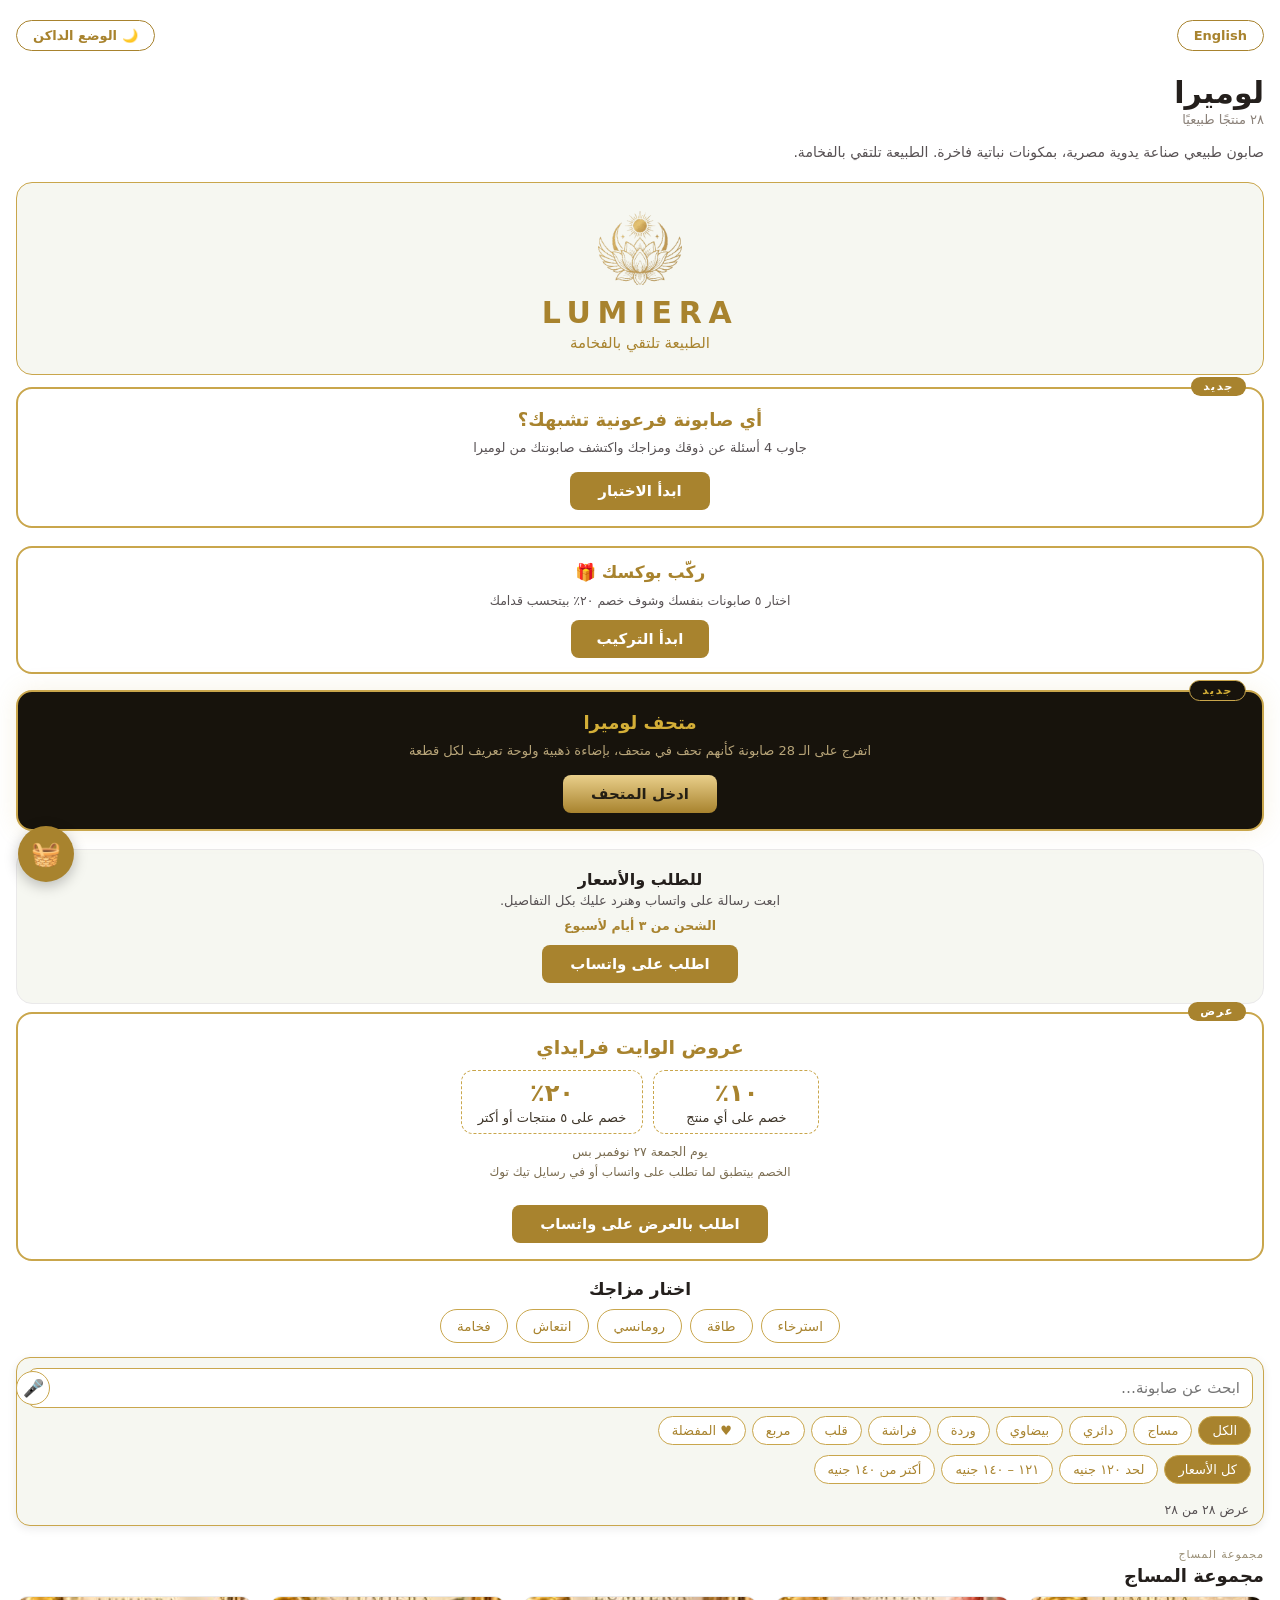
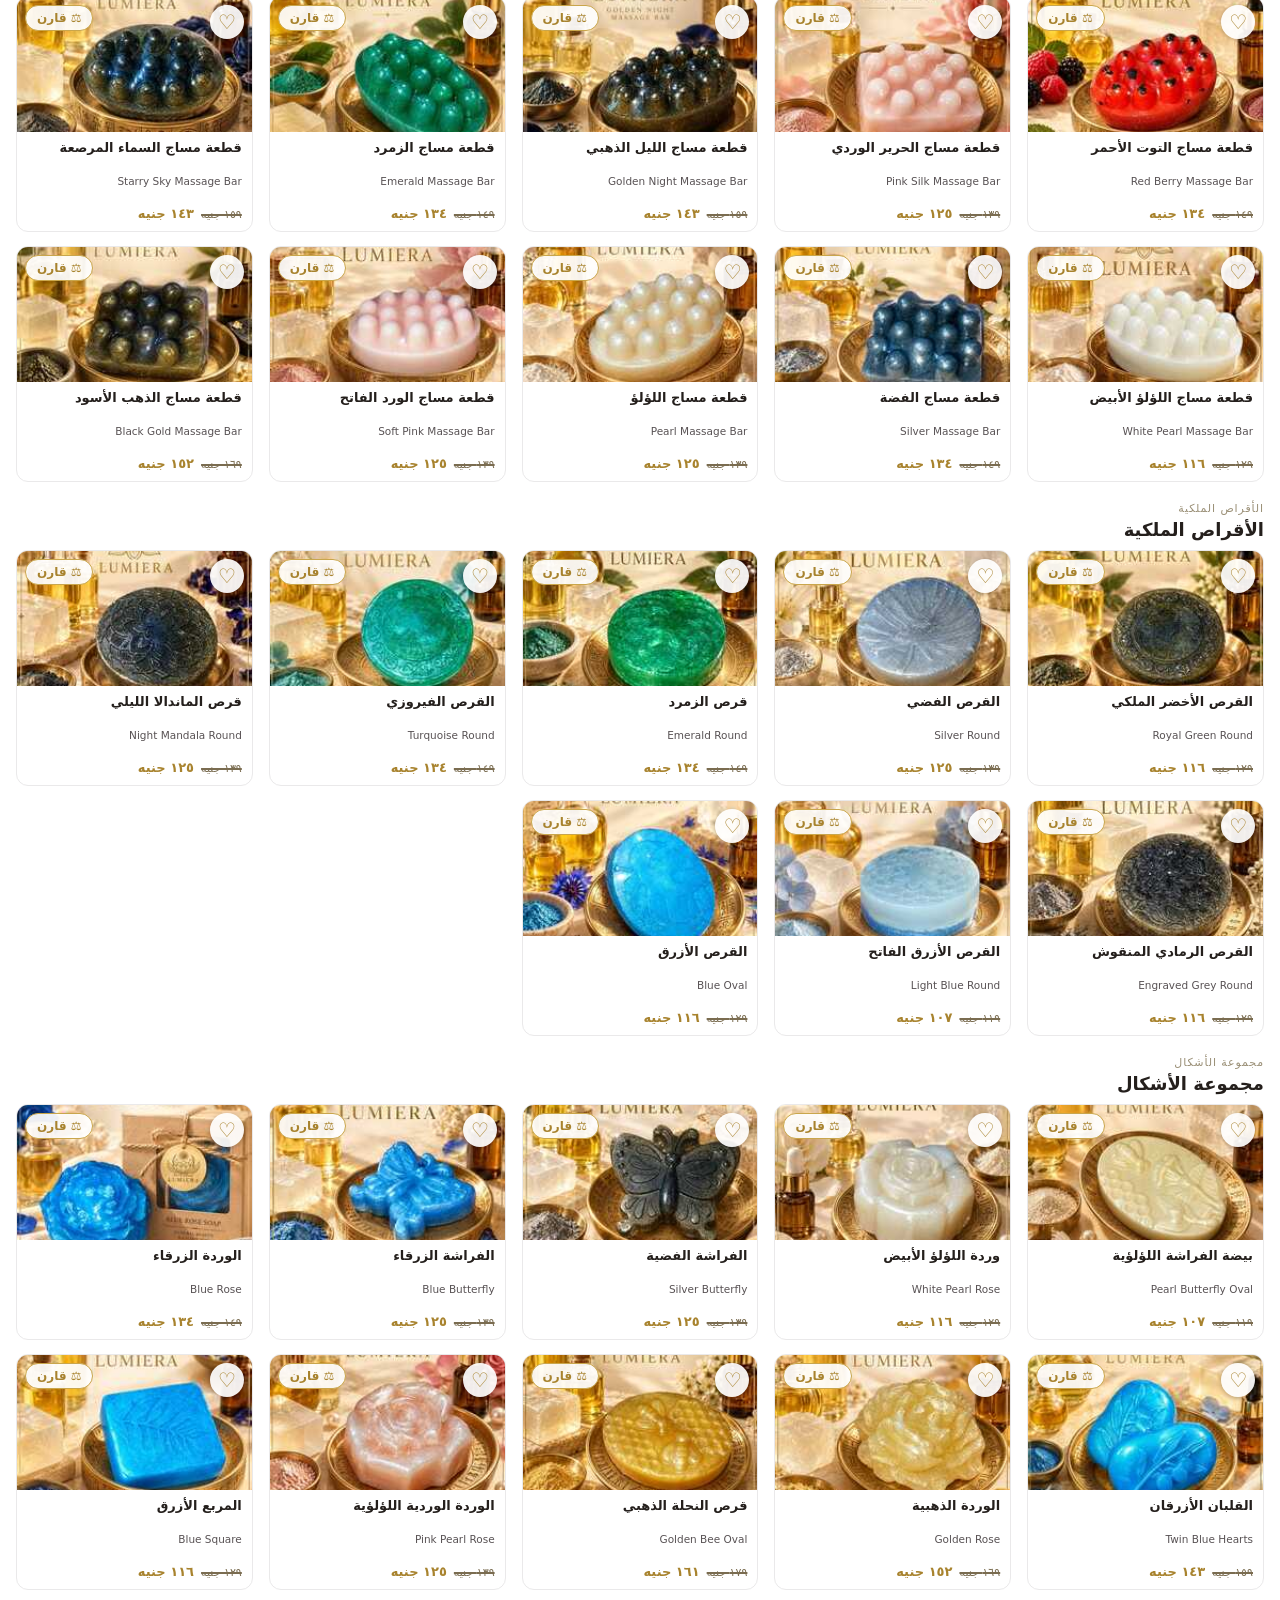
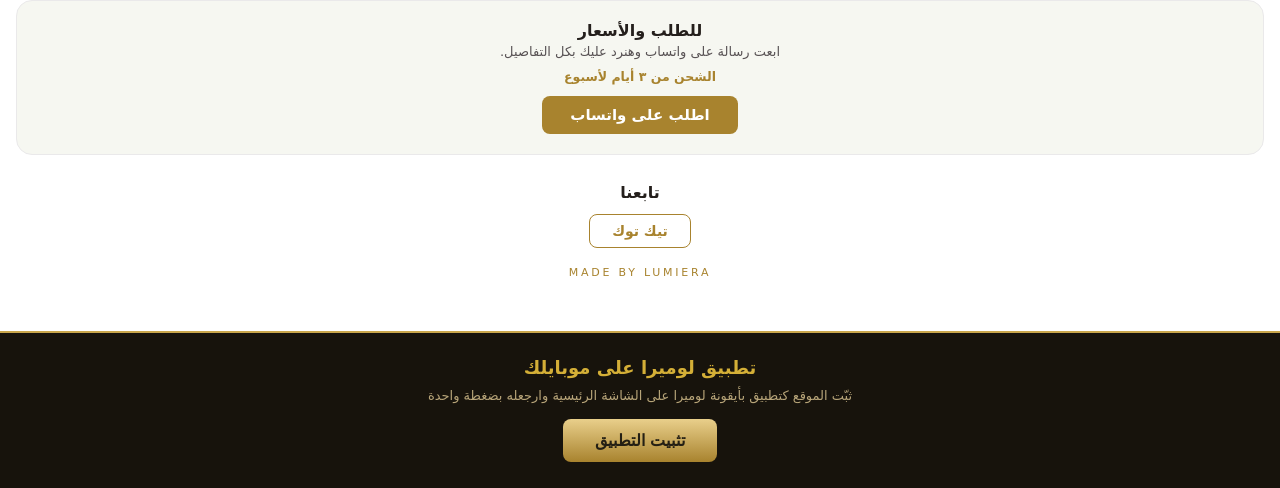
<file: index.html>
<!doctype html>
<html lang="ar" dir="rtl">
<head>
<meta charset="UTF-8" />
<meta name="viewport" content="width=device-width, initial-scale=1.0, viewport-fit=cover" />
<title>لوميرا | صابون طبيعي هاند ميد مصري - LUMIERA Handmade Egyptian Soap</title>
<meta name="description" content="لوميرا: صابون طبيعي هاند ميد مصري 100% بمكونات نباتية فاخرة (لبان، لوتس النيل، مورينجا، فحم). اطلب أونلاين عبر واتساب. Lumiera: handmade natural Egyptian soap bars." />
<meta name="keywords" content="صابون طبيعي, صابون هاند ميد, صابون مصري, لوميرا, lumiera, handmade soap, natural soap, Egyptian soap" />
<meta name="robots" content="index,follow,max-image-preview:large" />
<link rel="canonical" href="https://lumierabeauty.github.io/lumiera/" />
<link rel="alternate" hreflang="ar" href="https://lumierabeauty.github.io/lumiera/" />
<link rel="alternate" hreflang="x-default" href="https://lumierabeauty.github.io/lumiera/" />
<meta property="og:type" content="website" />
<meta property="og:site_name" content="Lumiera | لوميرا" />
<meta property="og:locale" content="ar_EG" />
<meta property="og:title" content="لوميرا | صابون طبيعي هاند ميد مصري" />
<meta property="og:description" content="صابون طبيعي هاند ميد مصري 100% بمكونات نباتية فاخرة. Handmade natural Egyptian soap." />
<meta property="og:url" content="https://lumierabeauty.github.io/lumiera/" />
<meta name="twitter:card" content="summary" />
<meta name="twitter:title" content="لوميرا | صابون طبيعي هاند ميد مصري" />
<script type="application/ld+json">{"@context": "https://schema.org", "@graph": [{"@type": "Organization", "@id": "https://lumierabeauty.github.io/lumiera/#org", "name": "Lumiera", "alternateName": ["لوميرا", "LUMIERA"], "url": "https://lumierabeauty.github.io/lumiera/", "description": "Handmade Egyptian natural soap. صابون طبيعي هاند ميد مصري.", "sameAs": ["https://www.tiktok.com/@lumiera_beauty1"], "areaServed": "EG"}, {"@type": "WebSite", "@id": "https://lumierabeauty.github.io/lumiera/#site", "url": "https://lumierabeauty.github.io/lumiera/", "name": "Lumiera | لوميرا", "inLanguage": ["ar", "en"], "publisher": {"@id": "https://lumierabeauty.github.io/lumiera/#org"}}]}</script>
<link rel="manifest" href="./manifest.json" />
<meta name="theme-color" content="#a8832e" />
<meta name="mobile-web-app-capable" content="yes" />
<meta name="apple-mobile-web-app-capable" content="yes" />
<meta name="apple-mobile-web-app-title" content="لوميرا" />
<link rel="apple-touch-icon" href="[data-uri]" />
<link rel="icon" type="image/svg+xml" href="./icon.svg" />
<script defer src="./install.js"></script>
<style>html,body{background:#f6f7f1;margin:0;overflow-x:hidden;max-width:100%}html{overflow-x:clip}#root{max-width:none!important;padding:0!important}.file-card{border:0!important;border-radius:0!important;box-shadow:none!important;min-height:100vh;box-sizing:border-box}</style>
<style>
.quiz-promo{position:relative;border:2px solid #c9a64c;border-radius:16px;background:#fff;padding:18px 14px 16px;margin:12px 0 18px;text-align:center}
.lum-dark .quiz-promo{background:#241f14}
.quiz-promo-badge{position:absolute;top:-12px;inset-inline-start:16px;background:#a8832e;color:#fff;font-size:11px;font-weight:700;letter-spacing:1.5px;padding:3px 12px;border-radius:999px}
.quiz-promo-title{font-size:18px;font-weight:700;color:#a8832e;margin:2px 0 6px}
.quiz-promo-text{color:#585254;font-size:13px;line-height:1.8;margin-bottom:4px}
.lum-dark .quiz-promo-text{color:#c9b68a}
.quiz-promo-btn{display:inline-block;background:#a8832e;color:#fff;border-radius:8px;padding:10px 28px;margin-top:8px;font-weight:600;font-size:15px;text-decoration:none}
.museum-promo{position:relative;border:2px solid #c9a64c;border-radius:16px;background:#17130c;padding:18px 14px 16px;margin:0 0 18px;text-align:center;box-shadow:0 0 24px rgba(201,166,76,.15)}
.museum-promo-badge{position:absolute;top:-12px;inset-inline-start:16px;background:#17130c;border:1px solid #c9a64c;color:#d4af37;font-size:11px;font-weight:700;letter-spacing:1.5px;padding:3px 12px;border-radius:999px}
.museum-promo-title{font-size:18px;font-weight:700;color:#d4af37;margin:2px 0 6px}
.museum-promo-text{color:#b8a579;font-size:13px;line-height:1.8;margin-bottom:4px}
.museum-promo-btn{display:inline-block;background:linear-gradient(180deg,#e9cf8b,#a8832e);color:#241f14;border-radius:8px;padding:10px 28px;margin-top:8px;font-weight:700;font-size:15px;text-decoration:none}
</style>
  <script defer src="./assets/thumbs.js?v=1"></script>
  <script type="module" crossorigin src="./assets/index-Bsr9x541.js?v=2"></script>
  <link rel="stylesheet" crossorigin href="./assets/index-NPimmlz0.css">
  <link rel="stylesheet" href="./assets/cart.css?v=4">
  <script defer src="./assets/cart.js?v=8"></script>
  <script defer src="./assets/features.js?v=6"></script>
  <script defer src="./assets/extras.js?v=2"></script>
  <script defer src="./assets/quickview.js?v=4"></script>
  <script defer src="./assets/compare.js?v=1"></script>
</head>
<body>
<noscript><h1>لوميرا | LUMIERA - صابون طبيعي هاند ميد مصري</h1><p>لوميرا صابون طبيعي صناعة يدوية مصرية 100% بمكونات نباتية فاخرة مثل اللبان ولوتس النيل والمورينجا والفحم. اطلب عبر واتساب. Lumiera makes handmade natural Egyptian soap bars.</p><p><a href="./quiz.html">اختبار البشرة</a> | <a href="./museum.html">متحف لوميرا</a> | <a href="https://www.tiktok.com/@lumiera_beauty1">TikTok</a></p></noscript>
<div id="root"></div>
<script>
(function(){
  function lg(){try{return localStorage.getItem('lum-lang')==='en'?'en':'ar';}catch(e){return 'ar';}}
  var T={ar:{badge:'\u062c\u062f\u064a\u062f',title:'\u0623\u064a \u0635\u0627\u0628\u0648\u0646\u0629 \u0641\u0631\u0639\u0648\u0646\u064a\u0629 \u062a\u0634\u0628\u0647\u0643\u061f',text:'\u062c\u0627\u0648\u0628 4 \u0623\u0633\u0626\u0644\u0629 \u0639\u0646 \u0630\u0648\u0642\u0643 \u0648\u0645\u0632\u0627\u062c\u0643 \u0648\u0627\u0643\u062a\u0634\u0641 \u0635\u0627\u0628\u0648\u0646\u062a\u0643 \u0645\u0646 \u0644\u0648\u0645\u064a\u0631\u0627',btn:'\u0627\u0628\u062f\u0623 \u0627\u0644\u0627\u062e\u062a\u0628\u0627\u0631'},
    en:{badge:'NEW',title:'Which Pharaonic soap matches you?',text:'Answer 4 questions about your taste and mood and discover your Lumiera soap',btn:'Start the quiz'}};
  var G=[['\u0645\u062c\u0645\u0648\u0639\u0629 \u0627\u0644\u0645\u0633\u0627\u062c','Massage Collection'],['\u0627\u0644\u0623\u0642\u0631\u0627\u0635 \u0627\u0644\u0645\u0644\u0643\u064a\u0629','Royal Rounds'],['\u0645\u062c\u0645\u0648\u0639\u0629 \u0627\u0644\u0623\u0634\u0643\u0627\u0644','Shapes Collection']];
  function groups(){
    var l=lg();
    document.querySelectorAll('.file-group-label').forEach(function(p){
      var t=p.textContent.trim();
      for(var i=0;i<G.length;i++){
        if(t===G[i][0]||t===G[i][1]){var w=l==='en'?G[i][1]:G[i][0];if(t!==w)p.textContent=w;}
      }
    });
  }
  var TM={ar:{badge:'\u062c\u062f\u064a\u062f',title:'\u0645\u062a\u062d\u0641 \u0644\u0648\u0645\u064a\u0631\u0627',text:'\u0627\u062a\u0641\u0631\u062c \u0639\u0644\u0649 \u0627\u0644\u0640 28 \u0635\u0627\u0628\u0648\u0646\u0629 \u0643\u0623\u0646\u0647\u0645 \u062a\u062d\u0641 \u0641\u064a \u0645\u062a\u062d\u0641\u060c \u0628\u0625\u0636\u0627\u0621\u0629 \u0630\u0647\u0628\u064a\u0629 \u0648\u0644\u0648\u062d\u0629 \u062a\u0639\u0631\u064a\u0641 \u0644\u0643\u0644 \u0642\u0637\u0639\u0629',btn:'\u0627\u062f\u062e\u0644 \u0627\u0644\u0645\u062a\u062d\u0641'},
    en:{badge:'NEW',title:'The LUMIERA Museum',text:'See all 28 soaps displayed like museum pieces, with gold lighting and a plaque for each one',btn:'Enter the museum'}};
  function insertMuseumBanner(){
    var hero=document.querySelector('.lum-hero');
    var d=document.getElementById('museum-promo');
    var l=lg();
    if(d){
      if(d.getAttribute('data-lg')!==l){
        var t=TM[l];d.setAttribute('data-lg',l);
        d.querySelector('.museum-promo-badge').textContent=t.badge;
        d.querySelector('.museum-promo-title').textContent=t.title;
        d.querySelector('.museum-promo-text').textContent=t.text;
        d.querySelector('.museum-promo-btn').textContent=t.btn;
        d.dir=l==='en'?'ltr':'rtl';
      }
      return;
    }
    if(!hero||!hero.parentNode) return;
    var t=TM[l];
    d=document.createElement('div');
    d.className='museum-promo'; d.id='museum-promo'; d.setAttribute('data-lg',l); d.dir=l==='en'?'ltr':'rtl';
    d.innerHTML='<span class="museum-promo-badge"></span><div class="museum-promo-title"></div><div class="museum-promo-text"></div><a class="museum-promo-btn" href="./museum.html"></a>';
    d.querySelector('.museum-promo-badge').textContent=t.badge;
    d.querySelector('.museum-promo-title').textContent=t.title;
    d.querySelector('.museum-promo-text').textContent=t.text;
    d.querySelector('.museum-promo-btn').textContent=t.btn;
    var q=document.getElementById('quiz-promo');
    if(q&&q.parentNode){q.parentNode.insertBefore(d,q.nextSibling);}
    else{hero.parentNode.insertBefore(d, hero.nextSibling);}
  }
  function insertQuizBanner(){
    var hero=document.querySelector('.lum-hero');
    var d=document.getElementById('quiz-promo');
    var l=lg();
    if(d){
      if(d.getAttribute('data-lg')!==l){
        var t=T[l];d.setAttribute('data-lg',l);
        d.querySelector('.quiz-promo-badge').textContent=t.badge;
        d.querySelector('.quiz-promo-title').textContent=t.title;
        d.querySelector('.quiz-promo-text').textContent=t.text;
        d.querySelector('.quiz-promo-btn').textContent=t.btn;
        d.dir=l==='en'?'ltr':'rtl';
      }
      return;
    }
    if(!hero||!hero.parentNode) return;
    var t=T[l];
    d=document.createElement('div');
    d.className='quiz-promo'; d.id='quiz-promo'; d.setAttribute('data-lg',l); d.dir=l==='en'?'ltr':'rtl';
    d.innerHTML='<span class="quiz-promo-badge"></span><div class="quiz-promo-title"></div><div class="quiz-promo-text"></div><a class="quiz-promo-btn" href="./quiz.html"></a>';
    d.querySelector('.quiz-promo-badge').textContent=t.badge;
    d.querySelector('.quiz-promo-title').textContent=t.title;
    d.querySelector('.quiz-promo-text').textContent=t.text;
    d.querySelector('.quiz-promo-btn').textContent=t.btn;
    hero.parentNode.insertBefore(d, hero.nextSibling);
  }
  function run(){insertQuizBanner();insertMuseumBanner();groups();}
  function start(){
    run();
    new MutationObserver(run).observe(document.body,{childList:true,subtree:true,characterData:true});
  }
  if(document.readyState==='loading') document.addEventListener('DOMContentLoaded',start); else start();
})();
</script>
</body>
</html>
</file>
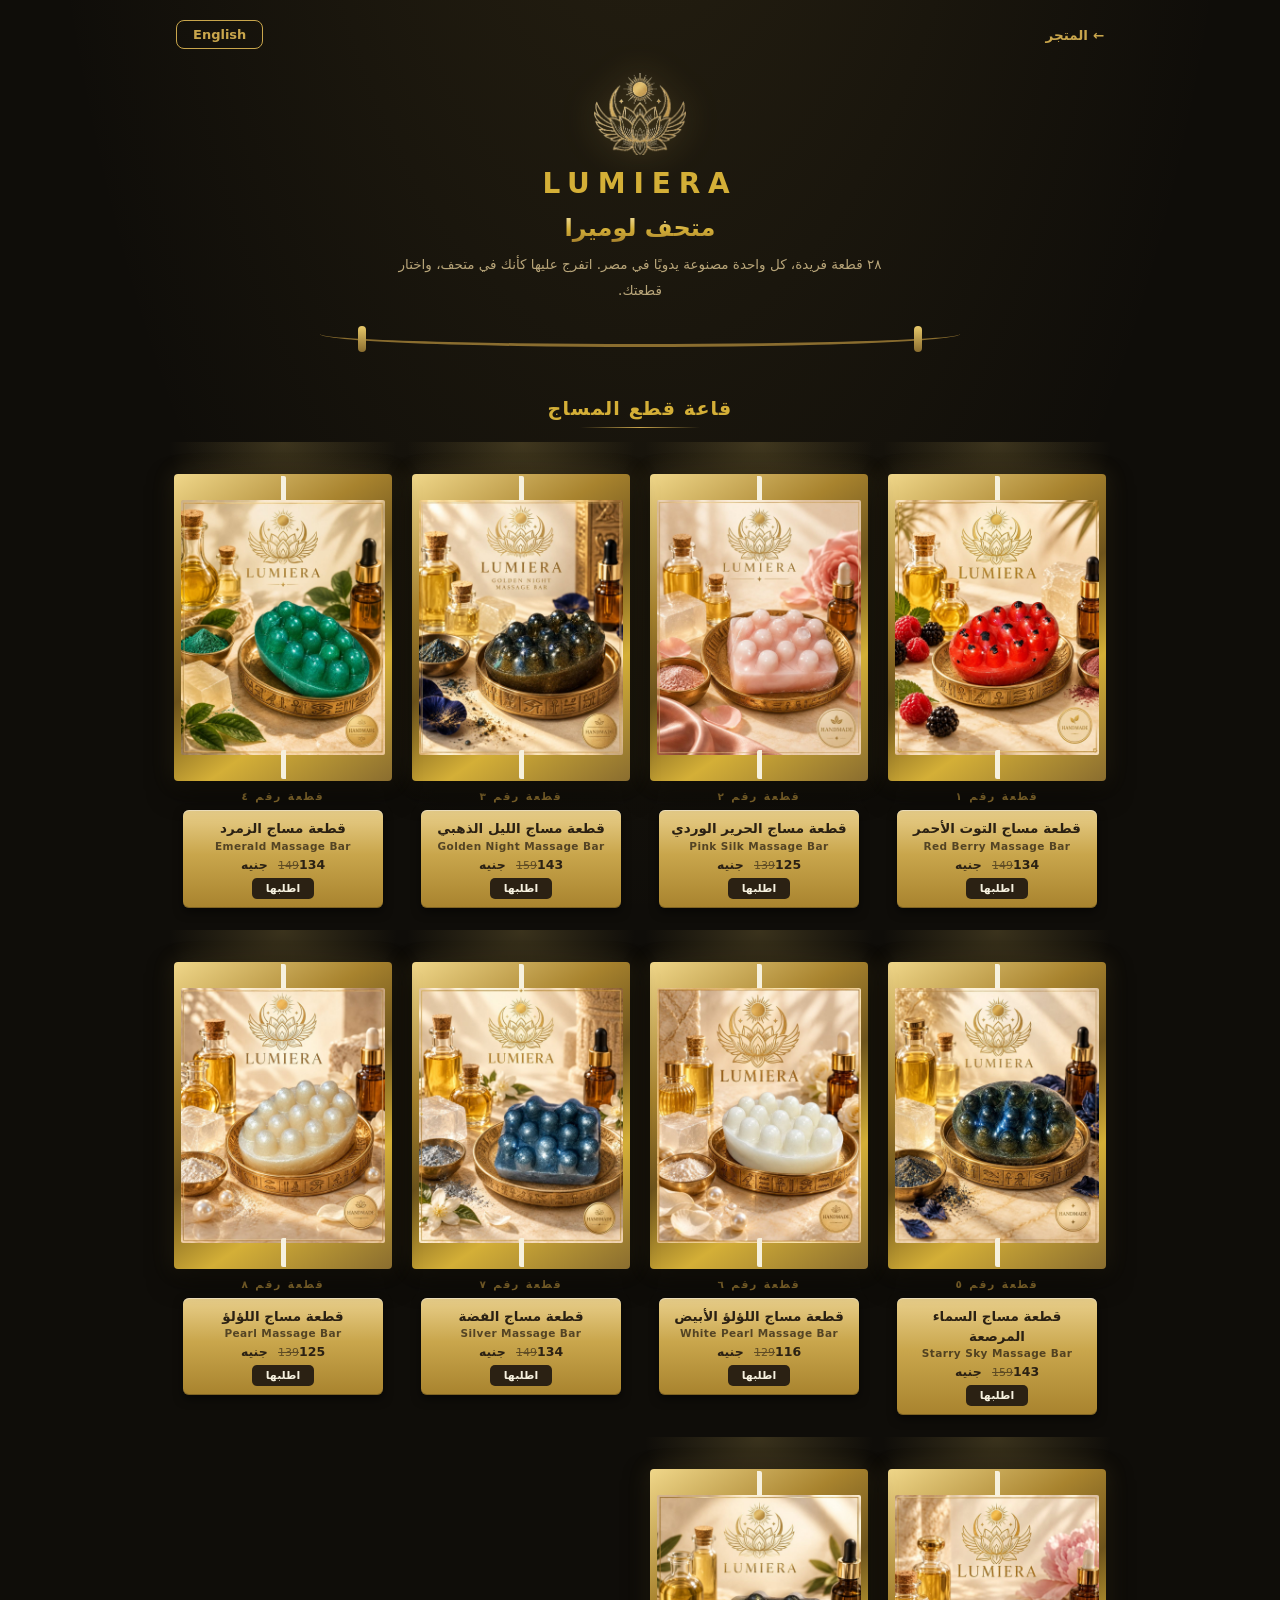
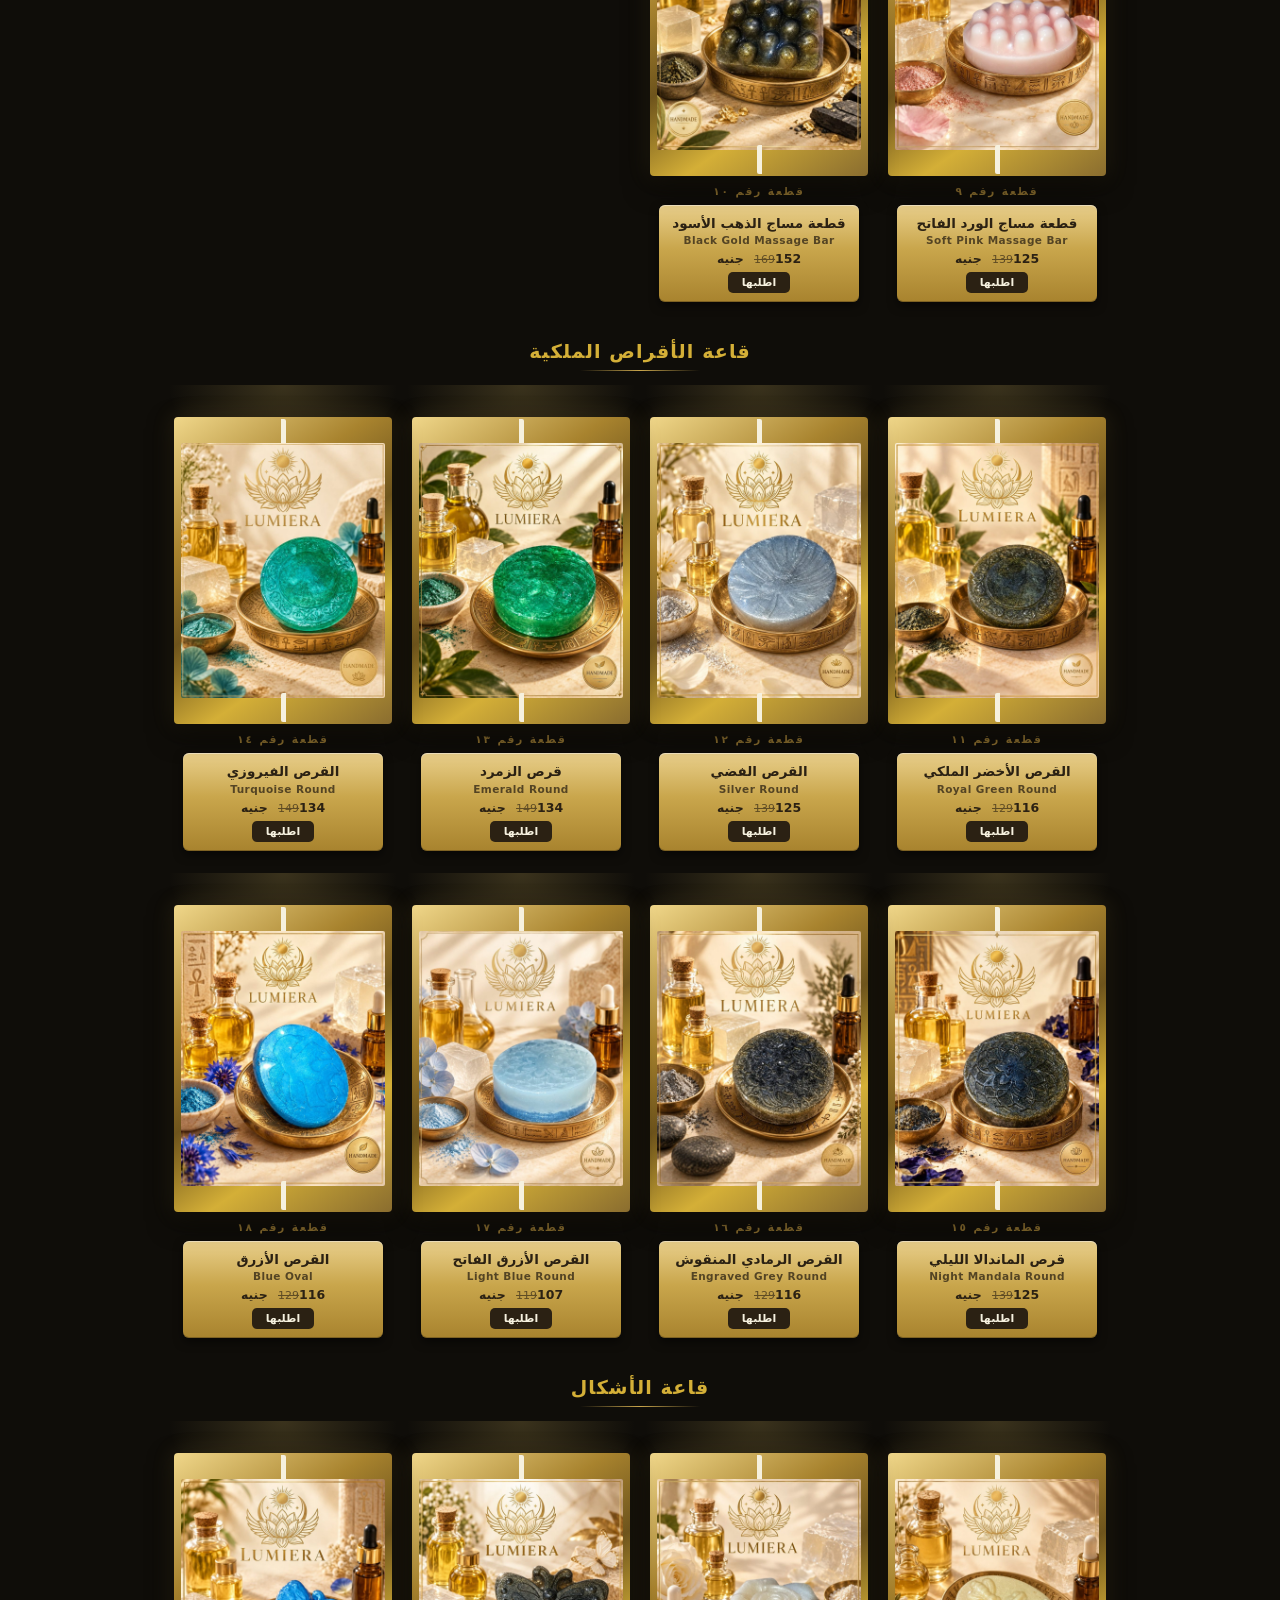
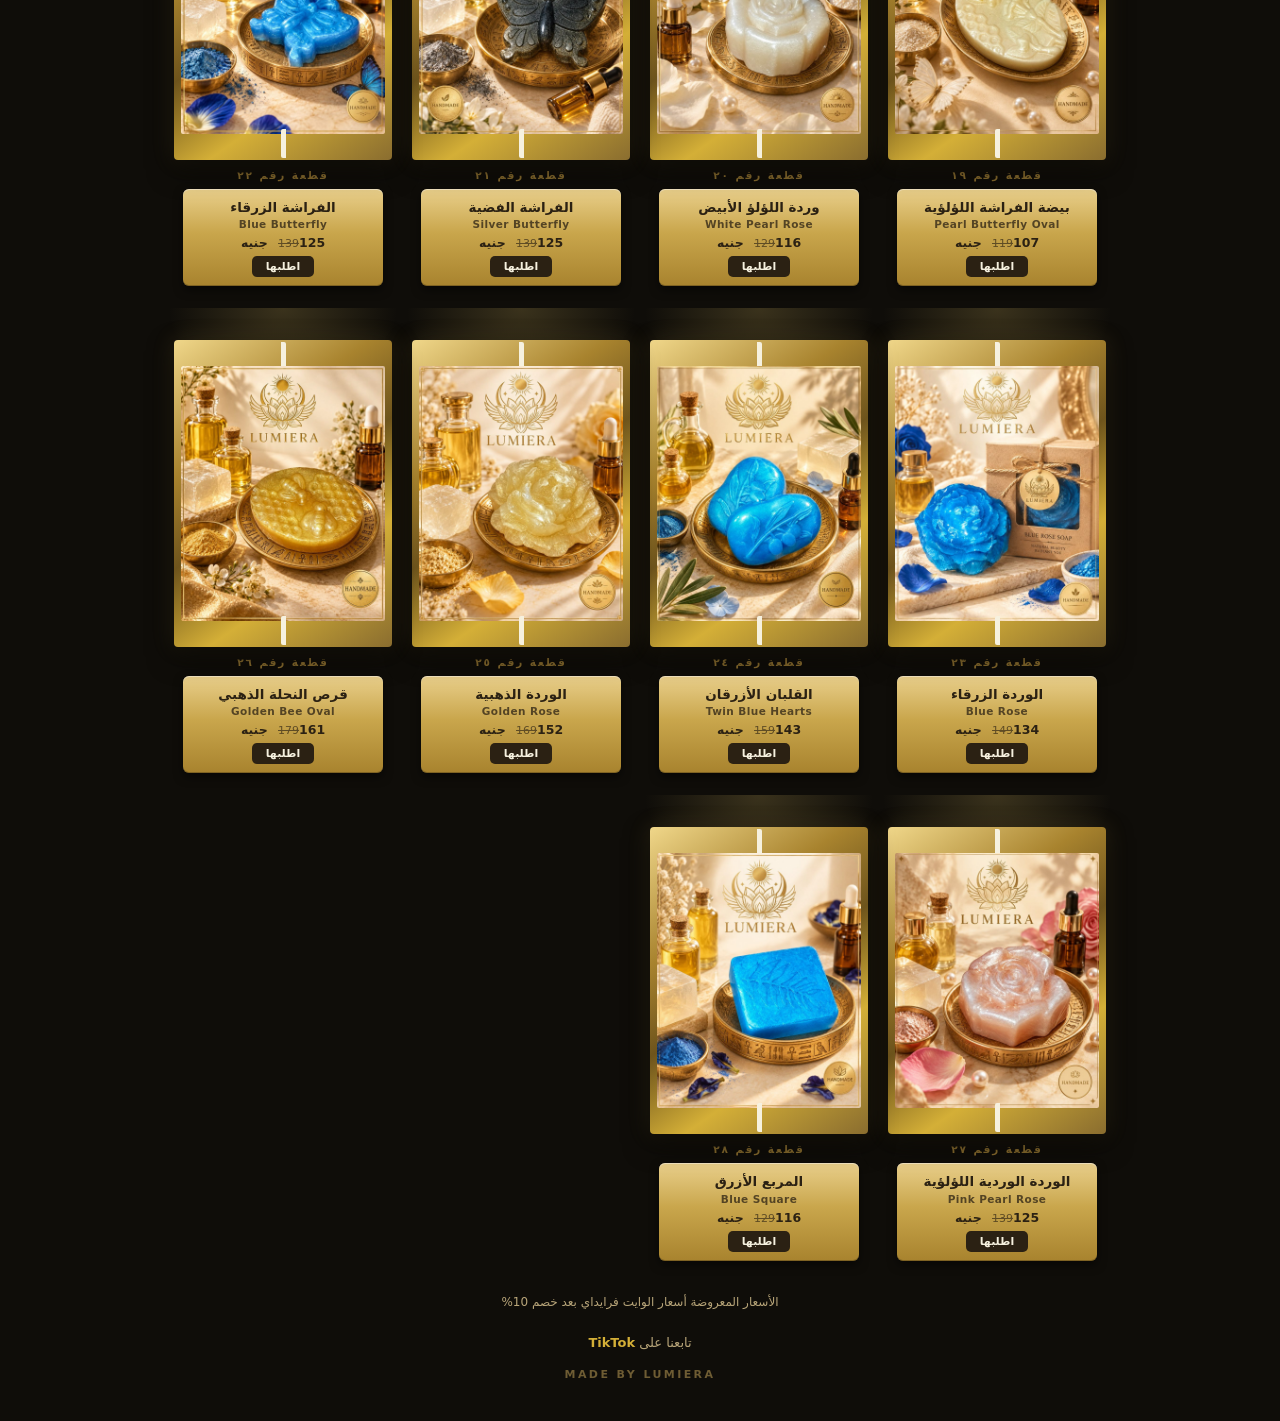
<file: museum.html>
<!doctype html>
<html lang="ar" dir="rtl">
<head>
<meta charset="UTF-8" />
<meta name="viewport" content="width=device-width, initial-scale=1.0, viewport-fit=cover" />
<title id="ttl">متحف لوميرا | LUMIERA Museum</title>
<meta name="description" content="متحف لوميرا: كل صابونة قطعة فريدة معروضة كتحفة، بإضاءة ذهبية ولوحة تعريف. صناعة يدوية مصرية." />
<style>
  *{box-sizing:border-box}
  html,body{margin:0;padding:0}
  body{
    background:#0f0d09;
    color:#e8dcc0;
    font-family:system-ui,-apple-system,"Segoe UI",Roboto,"Noto Sans Arabic",sans-serif;
    min-height:100vh;
    background-image:radial-gradient(ellipse 80% 50% at 50% -10%,rgba(201,166,76,.14),transparent 60%);
  }
  .wrap{max-width:960px;margin-inline:auto;padding:14px 14px 40px}
  .topbar{display:flex;justify-content:space-between;align-items:center;padding:6px 2px 2px}
  .backlink{color:#c9a64c;text-decoration:none;font-size:13.5px;font-weight:600}
  .lang-toggle{background:transparent;color:#c9a64c;border:1px solid #c9a64c;border-radius:8px;padding:6px 16px;font-size:13px;font-weight:600;cursor:pointer;font-family:inherit}
  .hero{text-align:center;padding:22px 10px 8px}
  .emblem{width:92px;height:auto;margin-inline:auto;display:block;filter:drop-shadow(0 0 18px rgba(201,166,76,.45))}
  .brand{font-size:28px;letter-spacing:.28em;color:#d4af37;margin-top:12px;font-weight:600}
  .museum-title{
    font-size:24px;font-weight:700;margin-top:14px;
    background:linear-gradient(180deg,#f3e2a7 0%,#d4af37 55%,#a8832e 100%);
    -webkit-background-clip:text;background-clip:text;color:transparent;
  }
  .museum-sub{color:#b8a579;font-size:13.5px;margin-top:10px;line-height:1.9;max-width:520px;margin-inline:auto}
  .rope{
    height:26px;margin:18px auto 4px;max-width:640px;position:relative;
    border-bottom:3px solid #8a6d2f;border-radius:50%;
  }
  .rope:before,.rope:after{
    content:"";position:absolute;bottom:-8px;width:8px;height:26px;border-radius:4px;
    background:linear-gradient(180deg,#e8c96a,#8a6d2f);
  }
  .rope:before{inset-inline-start:6%} .rope:after{inset-inline-end:6%}
  .hall{margin-top:38px}
  .hall-title{
    text-align:center;font-size:19px;font-weight:700;color:#d4af37;letter-spacing:.06em;
  }
  .hall-rule{width:120px;height:1px;margin:8px auto 0;background:linear-gradient(90deg,transparent,#c9a64c,transparent)}
  .pieces{display:grid;grid-template-columns:repeat(auto-fill,minmax(150px,1fr));gap:22px 14px;margin-top:20px}
  @media(min-width:640px){.pieces{grid-template-columns:repeat(auto-fill,minmax(190px,1fr));gap:28px 20px}}
  .piece{text-align:center;position:relative;padding-top:26px}
  .piece:before{ /* spotlight cone */
    content:"";position:absolute;top:-6px;left:50%;transform:translateX(-50%);
    width:150%;height:120px;pointer-events:none;
    background:radial-gradient(ellipse 50% 100% at 50% 0%,rgba(233,201,106,.20),transparent 70%);
  }
  .frame{
    position:relative;display:block;margin-inline:auto;width:100%;max-width:220px;
    padding:7px;border-radius:4px;
    background:linear-gradient(145deg,#f0d78a 0%,#a8832e 30%,#6e541c 50%,#d4af37 72%,#8a6d2f 100%);
    box-shadow:0 10px 26px rgba(0,0,0,.65),0 0 22px rgba(201,166,76,.18);
    text-decoration:none;
  }
  .mat{background:#f6f1df;padding:5px;border-radius:2px}
  .mat img{display:block;width:100%;border-radius:2px}
  .piece-no{
    display:inline-block;margin-top:9px;font-size:10.5px;letter-spacing:.18em;color:#8a6d2f;font-weight:700;
  }
  .plaque{
    margin:6px auto 0;max-width:200px;border-radius:6px;padding:8px 8px 9px;
    background:linear-gradient(180deg,#e9cf8b 0%,#c9a64c 45%,#a8832e 100%);
    box-shadow:inset 0 1px 0 rgba(255,255,255,.45),inset 0 -1px 0 rgba(0,0,0,.25),0 4px 10px rgba(0,0,0,.5);
    color:#2b2113;
  }
  .plaque-name{font-size:13.5px;font-weight:700;line-height:1.5}
  .plaque-en{font-size:10.5px;font-weight:600;opacity:.75;margin-top:1px;letter-spacing:.04em}
  .plaque-price{margin-top:5px;font-size:12.5px;font-weight:700}
  .plaque-price .old{text-decoration:line-through;font-weight:500;opacity:.65;font-size:11px;margin-inline-end:6px}
  .plaque-order{
    display:inline-block;margin-top:6px;font-size:11px;font-weight:700;color:#f6f1df;background:#2b2113;
    border-radius:5px;padding:4px 14px;text-decoration:none;
  }
  .wf-note{text-align:center;color:#b8a579;font-size:12px;margin-top:34px}
  .follow{text-align:center;margin-top:26px;font-size:13px;color:#b8a579}
  .follow a{color:#d4af37;text-decoration:none;font-weight:700}
  .credit{text-align:center;margin-top:18px;font-size:11px;letter-spacing:.22em;color:#6e5c33;font-weight:700}
</style>
</head>
<body>
<div class="wrap">
  <div class="topbar">
    <a class="backlink" href="./index.html" id="backlink">← المتجر</a>
    <button class="lang-toggle" id="langbtn" type="button">English</button>
  </div>
  <div class="hero">
    <img class="emblem" src="./assets/emblem-DNJN-tGq.png" alt="LUMIERA" />
    <div class="brand">LUMIERA</div>
    <div class="museum-title" id="mtitle"></div>
    <div class="museum-sub" id="msub"></div>
    <div class="rope"></div>
  </div>
  <div id="halls"></div>
  <div class="wf-note" id="wfnote"></div>
  <div class="follow" id="follow"></div>
  <div class="credit">MADE BY LUMIERA</div>
</div>

<script>
const WA = "https://api.whatsapp.com/send?phone=201031914373&text=";

const PRODUCTS = [
  {n:1,  ar:"قطعة مساج التوت الأحمر",  en:"Red Berry Massage Bar",   price:149, hall:0},
  {n:2,  ar:"قطعة مساج الحرير الوردي", en:"Pink Silk Massage Bar",   price:139, hall:0},
  {n:3,  ar:"قطعة مساج الليل الذهبي",  en:"Golden Night Massage Bar",price:159, hall:0},
  {n:4,  ar:"قطعة مساج الزمرد",        en:"Emerald Massage Bar",     price:149, hall:0},
  {n:5,  ar:"قطعة مساج السماء المرصعة",en:"Starry Sky Massage Bar",  price:159, hall:0},
  {n:6,  ar:"قطعة مساج اللؤلؤ الأبيض", en:"White Pearl Massage Bar", price:129, hall:0},
  {n:7,  ar:"قطعة مساج الفضة",         en:"Silver Massage Bar",      price:149, hall:0},
  {n:8,  ar:"قطعة مساج اللؤلؤ",        en:"Pearl Massage Bar",       price:139, hall:0},
  {n:9,  ar:"قطعة مساج الورد الفاتح",  en:"Soft Pink Massage Bar",   price:139, hall:0},
  {n:10, ar:"قطعة مساج الذهب الأسود",  en:"Black Gold Massage Bar",  price:169, hall:0},
  {n:11, ar:"القرص الأخضر الملكي",     en:"Royal Green Round",       price:129, hall:1},
  {n:12, ar:"القرص الفضي",             en:"Silver Round",            price:139, hall:1},
  {n:13, ar:"قرص الزمرد",              en:"Emerald Round",           price:149, hall:1},
  {n:14, ar:"القرص الفيروزي",          en:"Turquoise Round",         price:149, hall:1},
  {n:15, ar:"قرص الماندالا الليلي",    en:"Night Mandala Round",     price:139, hall:1},
  {n:16, ar:"القرص الرمادي المنقوش",   en:"Engraved Grey Round",     price:129, hall:1},
  {n:17, ar:"القرص الأزرق الفاتح",     en:"Light Blue Round",        price:119, hall:1},
  {n:18, ar:"القرص الأزرق",            en:"Blue Oval",               price:129, hall:1},
  {n:19, ar:"بيضة الفراشة اللؤلؤية",   en:"Pearl Butterfly Oval",    price:119, hall:2},
  {n:20, ar:"وردة اللؤلؤ الأبيض",      en:"White Pearl Rose",        price:129, hall:2},
  {n:21, ar:"الفراشة الفضية",          en:"Silver Butterfly",        price:139, hall:2},
  {n:22, ar:"الفراشة الزرقاء",         en:"Blue Butterfly",          price:139, hall:2},
  {n:23, ar:"الوردة الزرقاء",          en:"Blue Rose",               price:149, hall:2},
  {n:24, ar:"القلبان الأزرقان",        en:"Twin Blue Hearts",        price:159, hall:2},
  {n:25, ar:"الوردة الذهبية",          en:"Golden Rose",             price:169, hall:2},
  {n:26, ar:"قرص النحلة الذهبي",       en:"Golden Bee Oval",         price:179, hall:2},
  {n:27, ar:"الوردة الوردية اللؤلؤية", en:"Pink Pearl Rose",         price:139, hall:2},
  {n:28, ar:"المربع الأزرق",           en:"Blue Square",             price:129, hall:2}
];

const TX = {
  ar:{
    title:"متحف لوميرا | LUMIERA",
    mtitle:"متحف لوميرا",
    msub:"٢٨ قطعة فريدة، كل واحدة مصنوعة يدويًا في مصر. اتفرج عليها كأنك في متحف، واختار قطعتك.",
    back:"← المتجر",
    toggle:"English",
    piece:"قطعة رقم",
    cur:"جنيه",
    order:"اطلبها",
    halls:["قاعة قطع المساج","قاعة الأقراص الملكية","قاعة الأشكال"],
    wfnote:"الأسعار المعروضة أسعار الوايت فرايداي بعد خصم 10%",
    follow:'تابعنا على <a href="https://www.tiktok.com/@lumiera_beauty1" target="_blank" rel="noopener">TikTok</a>',
    wa:function(n){return "مرحبًا، شفت صابونة «"+n+"» في متحف لوميرا على الموقع وعايز أطلبها بعرض الوايت فرايداي.";}
  },
  en:{
    title:"LUMIERA Museum",
    mtitle:"The LUMIERA Museum",
    msub:"28 one-of-a-kind pieces, each handmade in Egypt. Wander the gallery and pick yours.",
    back:"← Shop",
    toggle:"عربي",
    piece:"PIECE No.",
    cur:"EGP",
    order:"Order",
    halls:["Massage Bars Hall","Royal Rounds Hall","Shapes Hall"],
    wfnote:"Prices shown are White Friday prices after 10% off",
    follow:'Follow us on <a href="https://www.tiktok.com/@lumiera_beauty1" target="_blank" rel="noopener">TikTok</a>',
    wa:function(n){return "Hi, I saw the \""+n+"\" soap in the LUMIERA Museum on your website and I'd like to order it with the White Friday offer.";}
  }
};

function LG(){try{return localStorage.getItem("lum-lang")==="en"?"en":"ar";}catch(e){return "ar";}}
function setLG(l){try{localStorage.setItem("lum-lang",l);}catch(e){}}

function imgSrc(p){return "./assets/ai-"+String(p.n).padStart(2,"0")+"-1.jpg";}
function num(n,l){return l==="ar"?n.toLocaleString("ar-EG"):String(n);}

function render(){
  const l=LG(), t=TX[l];
  document.documentElement.lang=l;
  document.documentElement.dir=l==="en"?"ltr":"rtl";
  document.getElementById("ttl").textContent=t.title;
  document.getElementById("mtitle").textContent=t.mtitle;
  document.getElementById("msub").textContent=t.msub;
  document.getElementById("backlink").textContent=t.back;
  document.getElementById("langbtn").textContent=t.toggle;
  document.getElementById("wfnote").textContent=t.wfnote;
  document.getElementById("follow").innerHTML=t.follow;

  const halls=document.getElementById("halls");
  halls.innerHTML="";
  t.halls.forEach(function(hname,hi){
    const sec=document.createElement("section");
    sec.className="hall";
    sec.innerHTML='<div class="hall-title">'+hname+'</div><div class="hall-rule"></div>';
    const grid=document.createElement("div");
    grid.className="pieces";
    PRODUCTS.filter(function(p){return p.hall===hi;}).forEach(function(p){
      const wf=Math.round(p.price*0.9);
      const name=l==="en"?p.en:p.ar;
      const alt=l==="en"?p.ar:p.en;
      const a=document.createElement("a");
      a.className="frame";
      a.href=WA+encodeURIComponent(t.wa(name));
      a.target="_blank"; a.rel="noopener";
      a.innerHTML='<span class="mat"><img src="'+imgSrc(p)+'" alt="'+name+'" loading="lazy"></span>';
      const piece=document.createElement("div");
      piece.className="piece";
      piece.appendChild(a);
      const pno=document.createElement("span");
      pno.className="piece-no";
      pno.textContent=t.piece+" "+num(p.n,l);
      const plaque=document.createElement("div");
      plaque.className="plaque";
      plaque.innerHTML=
        '<div class="plaque-name">'+name+'</div>'+
        '<div class="plaque-en">'+alt+'</div>'+
        '<div class="plaque-price"><span class="old">'+p.price+'</span>'+wf+' '+t.cur+'</div>'+
        '<a class="plaque-order" href="'+a.href+'" target="_blank" rel="noopener">'+t.order+'</a>';
      piece.appendChild(pno);
      piece.appendChild(plaque);
      grid.appendChild(piece);
    });
    sec.appendChild(grid);
    halls.appendChild(sec);
  });
}

document.getElementById("langbtn").addEventListener("click",function(){
  setLG(LG()==="en"?"ar":"en");
  render();
});
render();
</script>
</body>
</html>
</file>
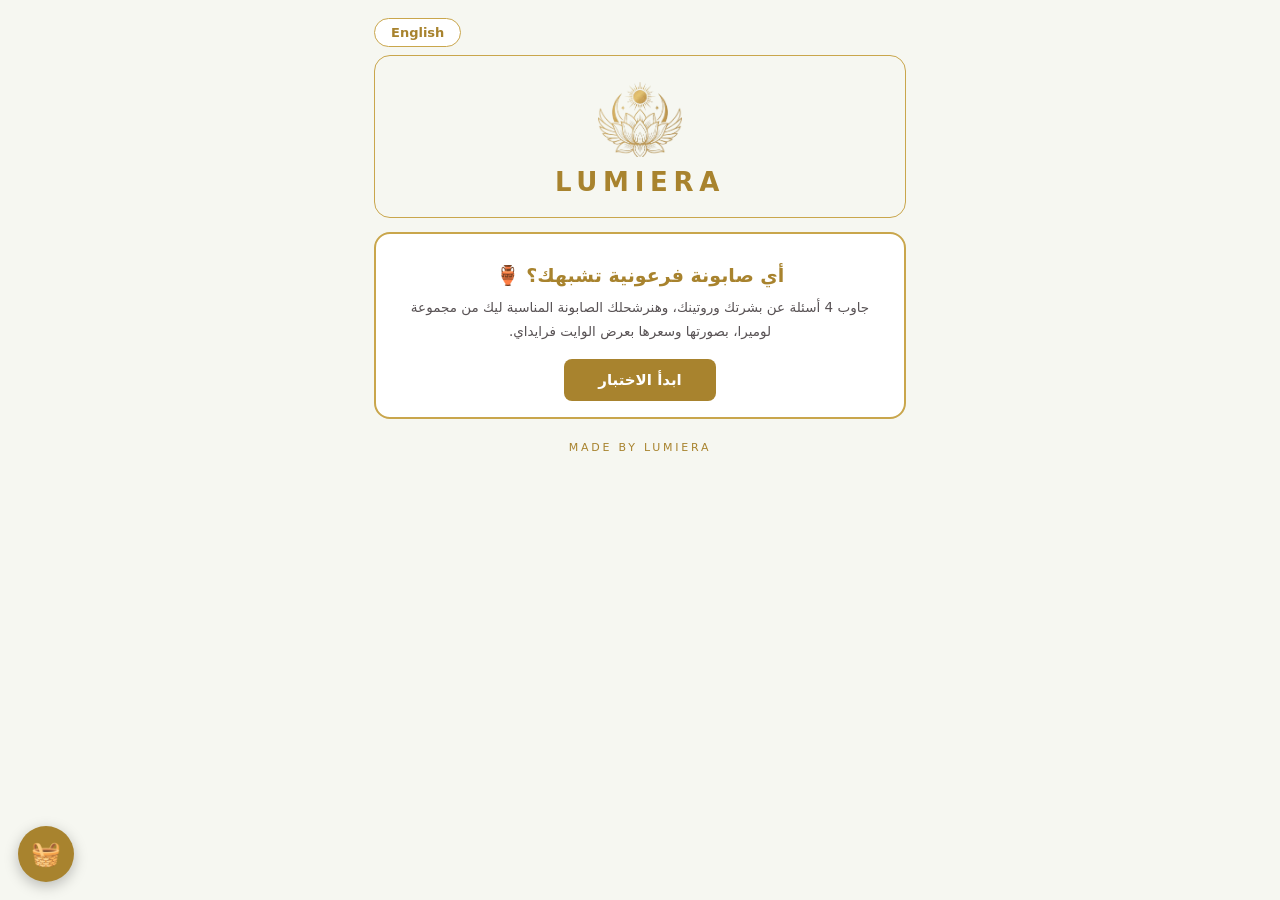
<file: quiz.html>
<!doctype html>
<html lang="ar" dir="rtl">
<head>
<meta charset="UTF-8" />
<meta name="viewport" content="width=device-width, initial-scale=1.0, viewport-fit=cover" />
<title id="ttl">أي صابونة فرعونية تشبهك؟ | LUMIERA</title>
<meta name="description" content="اختبار لوميرا التفاعلي: جاوب 4 أسئلة عن ذوقك ومزاجك واكتشف صابونتك من مجموعتنا الفرعونية." />
<style>
  *{box-sizing:border-box}
  body{margin:0;background:#f6f7f1;color:#241f1c;font-family:system-ui,-apple-system,"Segoe UI",Roboto,"Noto Sans Arabic",sans-serif;min-height:100vh}
  .wrap{max-width:560px;margin-inline:auto;padding:16px 14px 32px}
  .hero{background:#f6f7f1;border:1px solid #c9a64c;border-radius:16px;text-align:center;padding:26px 16px 20px;margin:8px 0 14px}
  .emblem{width:84px;height:auto;margin-inline:auto;display:block}
  .brand{font-size:26px;letter-spacing:.22em;color:#a8832e;margin-top:10px;font-weight:600}
  .quiz-title{color:#a8832e;font-size:19px;font-weight:700;margin-top:10px}
  .quiz-sub{color:#585254;font-size:13.5px;margin-top:8px;line-height:1.8}
  .btn-gold{display:inline-block;background:#a8832e;color:#fff;border:none;border-radius:8px;padding:12px 34px;margin-top:16px;font-weight:700;font-size:15px;cursor:pointer;font-family:inherit;text-decoration:none}
  .btn-gold:active{transform:scale(.98)}
  .btn-outline{display:inline-block;background:transparent;color:#a8832e;border:1px solid #a8832e;border-radius:8px;padding:10px 24px;margin-top:10px;font-weight:600;font-size:14px;cursor:pointer;font-family:inherit;text-decoration:none}
  .progress{display:flex;gap:6px;justify-content:center;margin:4px 0 14px}
  .dot{width:34px;height:5px;border-radius:999px;background:#e6ddc4}
  .dot.on{background:#a8832e}
  .qcard{background:#fff;border:2px solid #c9a64c;border-radius:16px;padding:20px 14px 16px;text-align:center}
  .qstep{font-size:12px;color:#a8832e;font-weight:700;letter-spacing:1px}
  .qtext{font-size:18px;font-weight:700;margin:8px 0 14px}
  .opt{display:block;width:100%;background:#f6f7f1;border:1px solid #eae9ea;border-radius:12px;padding:13px 14px;margin-top:9px;font-size:14.5px;font-weight:600;color:#241f1c;cursor:pointer;font-family:inherit;transition:border-color .15s,background .15s}
  .opt:hover,.opt:focus-visible{border-color:#c9a64c;background:#fbf8ee;outline:none}
  .opt .emo{margin-inline-end:8px}
  .result{background:#fff;border:2px solid #c9a64c;border-radius:16px;padding:22px 14px 18px;text-align:center}
  .result-badge{display:inline-block;background:#a8832e;color:#fff;font-size:11px;font-weight:700;letter-spacing:1.5px;padding:3px 14px;border-radius:999px}
  .result-title{font-size:19px;font-weight:700;color:#a8832e;margin:12px 0 4px}
  .result-photo{width:100%;max-width:380px;display:block;margin:12px auto 0;border-radius:12px;border:1px solid #eee6d2}
  .result-name{font-size:20px;font-weight:700;margin-top:14px}
  .result-en{color:#585254;font-size:12px;margin-top:2px}
  .price{margin-top:10px}
  .price-old{text-decoration:line-through;text-decoration-thickness:1.5px;color:#7a6c50;font-weight:500;font-size:14px;margin-inline-end:8px}
  .price-new{color:#a8832e;font-weight:700;font-size:22px}
  .wf-note{color:#7a6c50;font-size:12px;margin-top:4px}
  .result-actions{margin-top:16px;display:flex;flex-direction:column;gap:2px;align-items:center}
  .share-hint{color:#585254;font-size:12px;margin-top:14px;line-height:1.7}
  .back-link{display:inline-block;margin-top:18px;color:#a8832e;font-size:13px;font-weight:600;text-decoration:none}
  .credit{margin-top:22px;text-align:center;font-size:11px;letter-spacing:.25em;color:#a8832e}
  .langbar{display:flex;justify-content:flex-end;margin:2px 0 6px}
  .lang-btn{background:#fff;color:#a8832e;border:1px solid #c9a64c;border-radius:999px;padding:6px 16px;font-size:13px;font-weight:700;cursor:pointer;font-family:inherit}
  .fade{animation:fade .25s ease}
  @keyframes fade{from{opacity:0;transform:translateY(6px)}to{opacity:1;transform:none}}
</style>
<link rel="stylesheet" href="./assets/cart.css?v=3">
</head>
<body>
<div class="wrap">
  <div class="langbar"><button class="lang-btn" id="langbtn" type="button"></button></div>
  <div class="hero">
    <img class="emblem" src="./assets/emblem-DNJN-tGq.png" alt="LUMIERA" id="emblem" />
    <div class="brand">LUMIERA</div>
  </div>

  <div id="app"></div>

  <div class="credit">MADE BY LUMIERA</div>
</div>

<script src="./assets/cart.js?v=4"></script>
<script>
const WA = "https://api.whatsapp.com/send?phone=201031914373&text=";

const PRODUCTS = [
  {n:1,  ar:"قطعة مساج التوت الأحمر",  en:"Red Berry Massage Bar",   price:149, color:["pink"],        shape:["massage"], mood:["romantic"]},
  {n:2,  ar:"قطعة مساج الحرير الوردي", en:"Pink Silk Massage Bar",   price:139, color:["pink"],        shape:["massage"], mood:["romantic"]},
  {n:3,  ar:"قطعة مساج الليل الذهبي",  en:"Golden Night Massage Bar",price:159, color:["gold","dark"],shape:["massage"], mood:["royal","night"]},
  {n:4,  ar:"قطعة مساج الزمرد",        en:"Emerald Massage Bar",     price:149, color:["green"],       shape:["massage"], mood:["nature"]},
  {n:5,  ar:"قطعة مساج السماء المرصعة",en:"Starry Sky Massage Bar",  price:159, color:["dark"],        shape:["massage"], mood:["night"]},
  {n:6,  ar:"قطعة مساج اللؤلؤ الأبيض", en:"White Pearl Massage Bar", price:129, color:["pearl"],       shape:["massage"], mood:["calm"]},
  {n:7,  ar:"قطعة مساج الفضة",         en:"Silver Massage Bar",      price:149, color:["pearl"],       shape:["massage"], mood:["royal"]},
  {n:8,  ar:"قطعة مساج اللؤلؤ",        en:"Pearl Massage Bar",       price:139, color:["pearl"],       shape:["massage"], mood:["calm"]},
  {n:9,  ar:"قطعة مساج الورد الفاتح",  en:"Soft Pink Massage Bar",   price:139, color:["pink"],        shape:["massage"], mood:["romantic"]},
  {n:10, ar:"قطعة مساج الذهب الأسود",  en:"Black Gold Massage Bar",  price:169, color:["gold","dark"], shape:["massage"], mood:["royal","night"]},
  {n:11, ar:"القرص الأخضر الملكي",     en:"Royal Green Round",       price:129, color:["green"],       shape:["round"],   mood:["royal","nature"]},
  {n:12, ar:"القرص الفضي",             en:"Silver Round",            price:139, color:["pearl"],       shape:["round"],   mood:["calm","royal"]},
  {n:13, ar:"قرص الزمرد",              en:"Emerald Round",           price:149, color:["green"],       shape:["round"],   mood:["nature"]},
  {n:14, ar:"القرص الفيروزي",          en:"Turquoise Round",         price:149, color:["blue"],        shape:["round"],   mood:["calm","nature"]},
  {n:15, ar:"قرص الماندالا الليلي",    en:"Night Mandala Round",     price:139, color:["dark"],        shape:["round"],   mood:["night"]},
  {n:16, ar:"القرص الرمادي المنقوش",   en:"Engraved Grey Round",     price:129, color:["dark","pearl"],shape:["round"],   mood:["calm","night"]},
  {n:17, ar:"القرص الأزرق الفاتح",     en:"Light Blue Round",        price:119, color:["blue"],        shape:["round"],   mood:["calm"]},
  {n:18, ar:"القرص الأزرق",            en:"Blue Oval",               price:129, color:["blue"],        shape:["round"],   mood:["calm"]},
  {n:19, ar:"بيضة الفراشة اللؤلؤية",   en:"Pearl Butterfly Oval",    price:119, color:["pearl"],       shape:["butterfly"],mood:["calm","romantic"]},
  {n:20, ar:"وردة اللؤلؤ الأبيض",      en:"White Pearl Rose",        price:129, color:["pearl"],       shape:["rose"],    mood:["romantic","calm"]},
  {n:21, ar:"الفراشة الفضية",          en:"Silver Butterfly",        price:139, color:["pearl"],       shape:["butterfly"],mood:["nature","romantic"]},
  {n:22, ar:"الفراشة الزرقاء",         en:"Blue Butterfly",          price:139, color:["blue"],        shape:["butterfly"],mood:["nature","calm"]},
  {n:23, ar:"الوردة الزرقاء",          en:"Blue Rose",               price:149, color:["blue"],        shape:["rose"],    mood:["romantic"]},
  {n:24, ar:"القلبان الأزرقان",        en:"Twin Blue Hearts",        price:159, color:["blue"],        shape:["hearts"],  mood:["romantic"]},
  {n:25, ar:"الوردة الذهبية",          en:"Golden Rose",             price:169, color:["gold"],        shape:["rose"],    mood:["royal","romantic"]},
  {n:26, ar:"قرص النحلة الذهبي",       en:"Golden Bee Oval",         price:179, color:["gold"],        shape:["unique"],  mood:["royal","nature"]},
  {n:27, ar:"الوردة الوردية اللؤلؤية", en:"Pink Pearl Rose",         price:139, color:["pink"],        shape:["rose"],    mood:["romantic"]},
  {n:28, ar:"المربع الأزرق",           en:"Blue Square",             price:129, color:["blue"],        shape:["unique"],  mood:["calm"]}
];

const QUESTIONS = [
  { q:"إيه نوع بشرتك؟", qe:"What is your skin type?", opts:[
    ["💧","دهنية","Oily","oily"],["⚖️","مختلطة","Combination","combo"],["🙂","عادية","Normal","normal"],["🏜️","جافة","Dry","dry"],["🌸","حساسة","Sensitive","sensitive"]
  ]},
  { q:"روتين العناية ببشرتك عامل إزاي؟", qe:"What does your skincare routine look like?", opts:[
    ["🚫","مفيش روتين","No routine","none"],["🧼","بسيط (غسول بس)","Simple (cleanser only)","basic"],["🧴","متوسط (غسول + مرطب)","Medium (cleanser + moisturizer)","mid"],["✨","كامل (غسول + مرطب + واقي شمس/سيروم)","Full (cleanser + moisturizer + sunscreen/serum)","full"]
  ]},
  { q:"بتغسل وشك بالغسول كام مرة في الأسبوع؟", qe:"How often do you wash your face with cleanser?", opts:[
    ["1️⃣","مرة أو أقل","Once a week or less","w1"],["2️⃣","٢-٣ مرات","2-3 times a week","w3"],["📅","كل يوم مرة","Once a day","d1"],["🔁","كل يوم مرتين","Twice a day","d2"]
  ]},
  { q:"إيه أكتر حاجة عايز بشرتك تتحسن فيها؟", qe:"What do you most want to improve in your skin?", opts:[
    ["💦","ترطيب","Hydration","hydrate"],["🧽","تنضيف عميق وحبوب","Deep cleansing and blemishes","clean"],["🌟","نضارة وتفتيح","Glow and brightening","glow"],["🕊️","تهدئة وراحة","Soothing and comfort","soothe"]
  ]}
];

const TX = {
  ar:{title:"أي صابونة فرعونية تشبهك؟ | LUMIERA",quizTitle:"أي صابونة فرعونية تشبهك؟ 🏺",sub:"جاوب 4 أسئلة عن بشرتك وروتينك، وهنرشحلك الصابونة المناسبة ليك من مجموعة لوميرا، بصورتها وسعرها بعرض الوايت فرايداي.",start:"ابدأ الاختبار",step:function(i,n){return "سؤال "+(i+1)+" من "+n;},badge:"صابونتك طلعت",cur:"جنيه",wfNote:"سعر الوايت فرايداي بعد خصم 10% 🎉",order:"اطلبها على واتساب",again:"العب تاني",hint:"شارك الاختبار مع صحابك وشوف صابونتهم إيه ✨",back:"← شوف كل منتجات لوميرا",toggle:"English",alt:"شعار لوميرا",wa:function(n){return "مرحبًا، لعبت اختبار «أي صابونة فرعونية تشبهك؟» على موقع لوميرا وطلعتلي: "+n+" 🧼 عايز أطلبها بعرض الوايت فرايداي.";}},
  en:{title:"Which Pharaonic soap matches you? | LUMIERA",quizTitle:"Which Pharaonic soap matches you? 🏺",sub:"Answer 4 questions about your skin and routine, and we will recommend the right soap from the LUMIERA collection, with its photo and White Friday price.",start:"Start the quiz",step:function(i,n){return "Question "+(i+1)+" of "+n;},badge:"YOUR SOAP",cur:"EGP",wfNote:"White Friday price after 10% off 🎉",order:"Order on WhatsApp",again:"Play again",hint:"Share the quiz with your friends and see which soap they get ✨",back:"← See all LUMIERA products",toggle:"عربي",alt:"LUMIERA logo",wa:function(n){return "Hi, I took the \"Which Pharaonic soap matches you?\" quiz on the LUMIERA website and got: "+n+" 🧼 I want to order it with the White Friday offer.";}}
};
function LG(){try{return localStorage.getItem("lum-lang")==="en"?"en":"ar";}catch(e){return "ar";}}
function T(){return TX[LG()];}
function pname(p){return LG()==="en"?p.en:p.ar;}

// answer -> mood/color tags it favours (recommendation by look and feel, not medical claims)
const MAPS = {
  oily:{mood:["night","nature"],color:["dark","green"]},
  combo:{mood:["nature","calm"],color:["blue","green"]},
  normal:{mood:["romantic","royal"],color:["pink","gold"]},
  dry:{mood:["calm"],color:["pearl","pink"]},
  sensitive:{mood:["calm","romantic"],color:["pearl","pink"]},
  none:{mood:["calm"],color:["pearl"]},
  basic:{mood:["nature"],color:["green","blue"]},
  mid:{mood:["romantic"],color:["pink"]},
  full:{mood:["royal"],color:["gold"]},
  w1:{mood:["calm"],color:["pearl"]},
  w3:{mood:["nature"],color:["blue"]},
  d1:{mood:["romantic"],color:["pink"]},
  d2:{mood:["night"],color:["dark"]},
  hydrate:{mood:["calm"],color:["pearl","blue"]},
  clean:{mood:["night","nature"],color:["dark","green"]},
  glow:{mood:["royal"],color:["gold"]},
  soothe:{mood:["calm","romantic"],color:["pearl","pink"]}
};

const app = document.getElementById("app");
let answers = [];

function el(html){ const d=document.createElement("div"); d.innerHTML=html.trim(); return d.firstChild; }

function score(){
  const s = PRODUCTS.map(()=>0);
  answers.forEach((val)=>{
    const m = MAPS[val]||{mood:[],color:[]};
    PRODUCTS.forEach((p,k)=>{
      m.mood.forEach(t=>{ if(p.mood.includes(t)) s[k]+=2; });
      m.color.forEach(t=>{ if(p.color.includes(t)) s[k]+=1; });
    });
  });
  const best = Math.max(...s);
  const tied = s.map((v,k)=>v===best?k:-1).filter(k=>k>=0);
  const h = answers.join("|").split("").reduce((a,c)=>a+c.charCodeAt(0),0);
  return PRODUCTS[tied[h % tied.length]];
}


var view={name:"intro",i:0,n:0};
function resultHTML(p){
  var t=T(),wf=Math.round(p.price*0.9),nm=pname(p),sec=LG()==="en"?p.ar:p.en;
  var msg=t.wa(nm);
  return `
    <div class="result fade">
      <span class="result-badge">${t.badge}</span>
      <div class="result-title">${nm}</div>
      <div class="result-en">${sec}</div>
      <img class="result-photo" src="./assets/ai-${String(p.n).padStart(2,"0")}-1.jpg" alt="${nm}" />
      <div class="price"><span class="price-old">${p.price} ${t.cur}</span><span class="price-new">${wf} ${t.cur}</span></div>
      <div class="wf-note">${t.wfNote}</div>
      <div class="result-actions">
        <a class="btn-gold" id="wa" href="${WA}${encodeURIComponent(msg)}" target="_blank" rel="noopener">${t.order}</a>
        <button class="btn-outline" id="again">${t.again}</button>
      </div>
      <div class="share-hint">${t.hint}</div>
    </div>`;
}
function showIntro(){
  view={name:"intro"};var t=T();
  app.innerHTML = "";
  app.appendChild(el(`
    <div class="qcard fade">
      <div class="quiz-title">${t.quizTitle}</div>
      <div class="quiz-sub">${t.sub}</div>
      <button class="btn-gold" id="start">${t.start}</button>
    </div>`));
  document.getElementById("start").onclick = ()=>{ answers=[]; showQuestion(0); };
}
function showQuestion(i){
  view={name:"q",i:i};
  var t=T(),en=LG()==="en",q=QUESTIONS[i];
  app.innerHTML = "";
  const dots = QUESTIONS.map((_,k)=>`<div class="dot${k<=i?" on":""}"></div>`).join("");
  const card = el(`
    <div class="qcard fade">
      <div class="qstep">${t.step(i,QUESTIONS.length)}</div>
      <div class="qtext">${en?q.qe:q.q}</div>
    </div>`);
  q.opts.forEach(([emo,ar,e,val])=>{
    const b = el(`<button class="opt"><span class="emo">${emo}</span>${en?e:ar}</button>`);
    b.onclick = ()=>{ answers[i]=val; if(i+1<QUESTIONS.length) showQuestion(i+1); else showResult(); };
    card.appendChild(b);
  });
  app.appendChild(el(`<div class="progress">${dots}</div>`));
  app.appendChild(card);
}
function drawResult(p){
  var t=T();
  app.innerHTML = "";
  app.appendChild(el(resultHTML(p)));
  document.getElementById("again").onclick = showIntro;
  app.appendChild(el(`<div style="text-align:center"><a class="back-link" href="./index.html">${t.back}</a></div>`));
}
function showResult(){ var p=score(); view={name:"r",n:p.n}; drawResult(p); }
function applyLang(){
  var en=LG()==="en",t=T();
  document.documentElement.lang=en?"en":"ar";
  document.documentElement.dir=en?"ltr":"rtl";
  document.title=t.title;
  document.getElementById("langbtn").textContent=t.toggle;
  document.getElementById("emblem").alt=t.alt;
  if(view.name==="q") showQuestion(view.i);
  else if(view.name==="r") drawResult(PRODUCTS.find(x=>x.n===view.n));
  else showIntro();
}
document.getElementById("langbtn").onclick=function(){
  try{localStorage.setItem("lum-lang",LG()==="en"?"ar":"en");}catch(e){}
  applyLang();
};

// preview helper: open a specific result directly (used for design review)
const m = location.hash.match(/^#result-(\d+)$/);
if(m){
  const n = Math.max(1, Math.min(28, parseInt(m[1],10)));
  answers = [];
  view={name:"r",n:n};
  applyLang();
} else {
  applyLang();
}
</script>
</body>
</html>
</file>
<file: assets/index-NPimmlz0.css>
.lum-hero{background:#f6f7f1;border:1px solid #c9a64c;border-radius:16px;text-align:center;padding:28px 16px 22px;margin:16px 0 8px}.lum-emblem{width:84px;height:auto;margin-inline:auto;display:block}.lum-brand{font-size:26px;letter-spacing:.22em;color:#a8832e;margin-top:10px;font-weight:600}.lum-tagline{color:#a8832e;font-size:15px;margin-top:4px}.lum-order{background:#f6f7f1;border:1px solid #eae9ea;border-radius:16px;text-align:center;padding:20px 16px;margin:12px 0 8px}.lum-order-title{font-weight:600;font-size:16px}.lum-order-text{color:#585254;font-size:13px;margin-top:4px}.lum-wa{display:inline-block;background:#a8832e;color:#fff;border-radius:8px;padding:10px 28px;margin-top:12px;font-weight:600;font-size:15px;text-decoration:none}.lum-social{color:#585254;font-size:13px;margin-top:12px}.lum-grid{display:grid;grid-template-columns:repeat(2,1fr);gap:10px;margin-top:8px}.lum-card{border:1px solid #eae9ea;border-radius:12px;overflow:hidden;background:#fff}.lum-photo{width:100%;aspect-ratio:800 / 460;object-fit:cover;display:block;background:#f6f7f1}.lum-name{font-weight:600;font-size:13px;padding:8px 10px 0}.lum-en{color:#585254;font-size:10.5px;padding:2px 10px 0}.lum-ing{color:#585254;font-size:11px;padding:5px 10px 10px;line-height:1.6}@media (min-width: 768px){.lum-grid{grid-template-columns:repeat(auto-fill,minmax(200px,1fr));gap:16px}.lum-brand{font-size:30px}}.lum-cardlink{text-decoration:none;color:inherit;display:block}.lum-cardlink:hover .lum-card{border-color:#c9a64c}.lum-follow{text-align:center;padding:20px 16px 24px;margin-top:8px}.lum-follow-title{font-weight:600;font-size:16px}.lum-follow-links{display:flex;gap:12px;justify-content:center;margin-top:12px}.lum-social-btn{display:inline-block;border:1px solid #a8832e;color:#a8832e;border-radius:8px;padding:8px 22px;font-weight:600;font-size:14px;text-decoration:none}.lum-credit{margin-top:18px;font-size:11px;letter-spacing:.25em;color:#a8832e}.lum-back{font-size:13px;font-weight:600}.lum-detail-hero{background:#f6f7f1;border:1px solid #c9a64c;border-radius:16px;padding:18px;margin:12px 0 16px}.lum-detail-photo{width:100%;max-width:420px;display:block;margin-inline:auto;border-radius:10px}.lum-detail-ing{border:1px solid #eae9ea;border-radius:12px;padding:14px 16px;margin-bottom:12px}.lum-ing-label{font-weight:600;font-size:14px}.lum-ing-text{color:#585254;font-size:13px;margin-top:6px;line-height:1.7}.lum-price{color:#a8832e;font-weight:700;font-size:13px;padding:3px 10px 10px}
.lum-price-old{text-decoration:line-through;text-decoration-thickness:1.5px;color:#7a6c50;font-weight:500;font-size:.85em;margin-inline-end:7px}
.lum-dark .lum-price-old{color:#c9b68a}.lum-price-detail{color:#a8832e;font-weight:700;font-size:22px;text-align:center;margin:4px 0 14px}.lum-ship{color:#a8832e;font-size:12.5px;font-weight:600;margin-top:10px}.lum-weight{color:#585254;font-size:12.5px;margin-top:8px;font-weight:600}.lum-cardlink{height:100%}.lum-card{height:100%;display:flex;flex-direction:column}.lum-name{min-height:2.6em}.lum-en{min-height:2.4em}.lum-price{margin-top:auto}.lum-detail-hero{padding:24px 18px}.lum-detail-photo{border-radius:12px}.lum-topbar{display:flex;justify-content:space-between;align-items:center;gap:10px;padding:2px 0 14px}.lum-topbtn{background:transparent;color:#a8832e;border:1px solid #a8832e;border-radius:18px;padding:7px 16px;font-size:13px;font-weight:600;cursor:pointer;font-family:inherit}.lum-dark{background:#14110c;min-height:100vh}.lum-dark .file-card{--ds-white: #1f1a13;--ds-ink: #f2ece1;--ds-ink-secondary: #cfc4ab;--ds-ink-2: #cfc4ab;--ds-ink-3: #b3a88f;--ds-ink-4: #9a8f76;--ds-hairline: #3a3226;background:#1f1a13;color:#f2ece1}.lum-dark .lum-hero{background:#2a2317;border-color:#c9a64c}.lum-dark .lum-brand,.lum-dark .lum-tagline{color:#d9b45f}.lum-dark .lum-order{background:#2a2317;border-color:#3a3226}.lum-dark .lum-order-text{color:#b3a88f}.lum-dark .lum-ship{color:#d9b45f}.lum-dark .lum-card{background:#241e15;border-color:#3a3226}.lum-dark .lum-en{color:#b3a88f}.lum-dark .lum-photo{background:#2a2317}.lum-dark .lum-price,.lum-dark .lum-price-detail{color:#d9b45f}.lum-dark .lum-detail-ing{background:#241e15;border-color:#3a3226}.lum-dark .lum-ing-text{color:#cfc4ab}.lum-dark .lum-weight{color:#b3a88f}.lum-dark .lum-detail-hero{background:#2a2317;border-color:#c9a64c}.lum-dark .lum-social-btn{border-color:#d9b45f;color:#d9b45f}.lum-dark .lum-credit,.lum-dark .lum-back{color:#d9b45f}.lum-dark .lum-topbtn{color:#d9b45f;border-color:#d9b45f}body{margin:0;background:#f6f7f1;color:#241f1c;font-family:system-ui,-apple-system,Segoe UI,Roboto,Noto Sans Arabic,sans-serif}#root{max-width:940px;margin:0 auto;padding:14px 14px 44px}.file-card{background:var(--ds-white, #ffffff);color:var(--ds-ink, #241f1c);border:1px solid var(--ds-hairline, #e7e1d6);border-radius:20px;padding:18px 16px 28px}.file-title{font-size:30px;font-weight:700;margin:10px 0 2px}.file-fact{color:var(--ds-ink-3, #8a8078);font-size:13px;margin:0}.file-intro{color:var(--ds-ink-2, #585254);font-size:14px;line-height:1.9;margin:12px 0 4px}.file-group{margin-top:22px}.file-group-label{color:var(--ds-ink-4, #9a8f76);font-size:11px;letter-spacing:.08em;text-transform:uppercase;margin:0}.file-group-heading{font-size:18px;margin:4px 0 10px}.file-nav{margin:14px 0}

.lum-car{position:relative;max-width:420px;margin-inline:auto}
.lum-car .lum-detail-photo{max-width:100%;user-select:none;-webkit-user-drag:none}
.lum-car-btn{display:none;position:absolute;top:50%;width:38px;height:38px;margin-top:-19px;border-radius:50%;border:1px solid #c9a64c;background:rgba(255,255,255,.92);color:#a8832e;font-size:20px;line-height:1;cursor:pointer;align-items:center;justify-content:center;padding:0;z-index:2}
@media (hover:hover){.lum-car-btn{display:flex}}
.lum-car-prev{inset-inline-start:8px}
.lum-car-next{inset-inline-end:8px}
[dir=rtl] .lum-car-btn{transform:scaleX(-1)}
.lum-car-dots{position:absolute;bottom:10px;left:0;right:0;display:flex;gap:7px;justify-content:center;z-index:2}
.lum-car-dot{width:9px;height:9px;border-radius:50%;border:1px solid rgba(168,131,46,.6);background:rgba(255,255,255,.55);padding:0;cursor:pointer}
.lum-car-dot.on{background:#a8832e}
.lum-dark .lum-car-btn{background:rgba(42,35,23,.92);color:#d9b96a}
.lum-dark .lum-car-dot{background:rgba(42,35,23,.55);border-color:#c9a64c}
.lum-dark .lum-car-dot.on{background:#d9b96a}

.lum-moods{margin:16px 0 6px}
.lum-moods-title{font-size:17px;font-weight:600;text-align:center;margin:6px 0 10px}
.lum-mood-chips{display:flex;flex-wrap:wrap;gap:8px;justify-content:center;margin-bottom:14px}
.lum-mood-chip{border:1px solid #c9a64c;background:#fff;color:#a8832e;border-radius:999px;padding:8px 16px;font-size:13.5px;cursor:pointer;font-family:inherit}
.lum-mood-chip.on{background:#a8832e;color:#fff}
.lum-dark .lum-mood-chip{background:#2a2317;color:#d9b96a}
.lum-dark .lum-mood-chip.on{background:#a8832e;color:#fff}

.lum-wf{position:relative;border:2px solid #c9a64c;border-radius:16px;background:#fff;padding:20px 14px 16px;margin:2px 0 18px;text-align:center}
.lum-dark .lum-wf{background:#241f14}
.lum-wf-badge{position:absolute;top:-12px;inset-inline-start:16px;background:#a8832e;color:#fff;font-size:11px;font-weight:700;letter-spacing:1.5px;padding:3px 12px;border-radius:999px}
.lum-wf-title{font-size:19px;font-weight:700;color:#a8832e;margin:2px 0 12px}
.lum-wf-offers{display:flex;gap:10px;justify-content:center;flex-wrap:wrap;margin-bottom:10px}
.lum-wf-offer{border:1px dashed #c9a64c;border-radius:12px;padding:8px 16px;font-size:13px;color:#3d3428;display:flex;flex-direction:column;gap:2px;min-width:132px;align-items:center}
.lum-dark .lum-wf-offer{color:#e8ddc8}
.lum-wf-num{font-size:24px;font-weight:700;color:#a8832e;line-height:1.2}
.lum-wf-date{font-size:12.5px;color:#7a6c50;margin-bottom:4px}
.lum-wf-note{font-size:12px;color:#7a6c50;margin-bottom:12px;line-height:1.5}
.lum-dark .lum-wf-date{color:#c9b68a}
.lum-dark .lum-wf-note{color:#c9b68a}
</file>
<file: assets/cart.css>
/* Lumiera cart — injected UI */
#lum-cart-root{position:fixed;inset:0;overflow:hidden;pointer-events:none;z-index:9999;font-family:inherit}
#lum-cart-root *{box-sizing:border-box}

/* floating button */
.lum-cart-fab{pointer-events:auto;position:fixed;bottom:18px;left:18px;width:56px;height:56px;border-radius:50%;background:#a8832e;color:#fff;border:none;font-size:24px;cursor:pointer;box-shadow:0 4px 14px rgba(0,0,0,.25);display:flex;align-items:center;justify-content:center;z-index:9999}
.lum-cart-fab:hover{background:#8f6f24}
.lum-cart-badge{position:absolute;top:-4px;right:-4px;min-width:20px;height:20px;border-radius:10px;background:#b3402e;color:#fff;font-size:12px;font-weight:700;display:flex;align-items:center;justify-content:center;padding:0 5px}
.lum-cart-badge.hide{display:none}

/* add-to-cart button on product pages */
.lum-add-cart{display:block;width:100%;margin:0 0 14px;background:#a8832e;color:#fff;border:none;border-radius:10px;padding:12px 18px;font-size:16px;font-weight:700;cursor:pointer;font-family:inherit}
.lum-add-cart:hover{background:#8f6f24}
.lum-add-cart.added{background:#3e7d4e}
.quiz-add-cart{margin-top:10px;width:100%}

/* overlay + drawer */
.lum-cart-overlay{pointer-events:none;position:fixed;inset:0;background:rgba(0,0,0,.45);opacity:0;transition:opacity .2s}
.lum-cart-overlay.open{pointer-events:auto;opacity:1}
.lum-cart-drawer{pointer-events:auto;position:fixed;top:0;bottom:0;right:0;width:min(92vw,380px);background:#f6f7f1;color:#2c2620;display:flex;flex-direction:column;transform:translateX(105%);visibility:hidden;transition:transform .25s,visibility 0s .25s;box-shadow:-4px 0 18px rgba(0,0,0,.2)}
[dir="ltr"] .lum-cart-drawer{right:auto;left:0;transform:translateX(-105%);box-shadow:4px 0 18px rgba(0,0,0,.2)}
.lum-cart-drawer.open{transform:translateX(0);visibility:visible;transition:transform .25s,visibility 0s}
.lum-cart-root.cart-dark .lum-cart-drawer{background:#241f14;color:#e8dcc0}

.lum-cart-head{display:flex;align-items:center;justify-content:space-between;padding:16px;border-bottom:1px solid rgba(168,131,46,.35)}
.lum-cart-title{font-size:18px;font-weight:700;color:#a8832e}
.lum-cart-close{background:none;border:none;font-size:22px;cursor:pointer;color:inherit;line-height:1}

.lum-cart-items{flex:1;overflow-y:auto;padding:10px 16px}
.lum-cart-empty{text-align:center;padding:40px 10px;color:#8a7f6a;font-size:15px;line-height:1.9}

.lum-cart-item{display:flex;gap:10px;align-items:center;padding:10px 0;border-bottom:1px solid rgba(168,131,46,.2)}
.lum-cart-item img{width:52px;height:52px;object-fit:cover;border-radius:8px;flex:none}
.lum-ci-info{flex:1;min-width:0}
.lum-ci-name{font-size:14px;font-weight:600;line-height:1.5}
.lum-ci-price{font-size:13px;color:#a8832e;font-weight:700;margin-top:2px}
.lum-ci-qty{display:flex;align-items:center;gap:8px;flex:none}
.lum-ci-qty button{width:26px;height:26px;border-radius:50%;border:1px solid #a8832e;background:none;color:#a8832e;font-size:16px;cursor:pointer;line-height:1;display:flex;align-items:center;justify-content:center}
.lum-ci-qty span{min-width:20px;text-align:center;font-weight:700}
.lum-ci-del{background:none;border:none;color:#b3402e;font-size:18px;cursor:pointer;padding:4px;flex:none}

.lum-cart-foot{padding:14px 16px 18px;border-top:1px solid rgba(168,131,46,.35)}
.lum-cart-total{display:flex;justify-content:space-between;font-size:17px;font-weight:700;margin-bottom:4px}
.lum-cart-total span:last-child{color:#a8832e}
.lum-cart-ship{font-size:12px;color:#8a7f6a;margin-bottom:12px}
.lum-cart-send{display:flex;flex-direction:column;gap:8px}
.lum-cart-send button{display:flex;align-items:center;justify-content:center;gap:8px;width:100%;border:none;border-radius:10px;padding:12px;font-size:15px;font-weight:700;cursor:pointer;font-family:inherit}
.lum-send-wa{background:#a8832e;color:#fff}
.lum-send-wa:hover{background:#8f6f24}
.lum-send-tt{background:none;border:2px solid #a8832e;color:#a8832e}
.lum-cart-root.cart-dark .lum-send-tt{color:#d9b65c;border-color:#d9b65c}
.lum-send-tt:hover{background:rgba(168,131,46,.12)}

/* toast */
.lum-cart-toast{pointer-events:none;position:fixed;bottom:86px;left:50%;transform:translateX(-50%) translateY(10px);background:#2c2620;color:#f6f7f1;padding:10px 20px;border-radius:999px;font-size:14px;font-weight:600;opacity:0;transition:all .25s;white-space:nowrap;z-index:10000}
.lum-cart-toast.show{opacity:1;transform:translateX(-50%) translateY(0)}


/* bulk discount progress */
.lum-bulk{margin-bottom:12px}
.lum-bulk-text{font-size:13px;font-weight:700;color:#a8832e;margin-bottom:6px;line-height:1.6}
.lum-bulk[data-full="1"] .lum-bulk-text{color:#3e7d4e}
.lum-bulk-bar{height:8px;border-radius:999px;background:rgba(168,131,46,.18);overflow:hidden}
.lum-bulk-fill{height:100%;border-radius:999px;background:#a8832e;transition:width .3s}
.lum-bulk[data-full="1"] .lum-bulk-fill{background:#3e7d4e}
.lum-cart-subtotal,.lum-cart-disc{display:flex;justify-content:space-between;font-size:14px;margin-bottom:4px;color:#585254}
.lum-cart-root.cart-dark .lum-cart-subtotal,.lum-cart-root.cart-dark .lum-cart-disc{color:#c9b68a}
.lum-cart-disc span:last-child{color:#3e7d4e;font-weight:700}

/* delivery details form */
.lum-cust{margin:2px 0 12px;display:flex;flex-direction:column;gap:8px}
.lum-cust-title{font-size:14px;font-weight:700;color:#a8832e}
.lum-cust-title span{font-size:11px;font-weight:400;color:#8a7f6a}
.lum-cust-in{width:100%;border:1.5px solid rgba(168,131,46,.45);border-radius:10px;background:#fff;color:#2c2620;padding:10px 12px;font-size:14px;font-family:inherit;outline:none}
.lum-cust-in:focus{border-color:#a8832e}
.lum-cart-root.cart-dark .lum-cust-in{background:#2c2620;color:#e8dcc0;border-color:rgba(217,182,92,.4)}

/* buy now on product pages */
.lum-buy-now{display:block;width:100%;margin:0 0 14px;background:#3e7d4e;color:#fff;border:none;border-radius:10px;padding:12px 18px;font-size:16px;font-weight:700;cursor:pointer;font-family:inherit}
.lum-buy-now:hover{background:#346b42}

/* reorder button */
.lum-cart-reorder-wrap{padding:0 16px 18px;text-align:center}
.lum-cart-reorder{width:100%;background:none;border:2px solid #a8832e;color:#a8832e;border-radius:10px;padding:12px;font-size:15px;font-weight:700;cursor:pointer;font-family:inherit}
.lum-cart-root.cart-dark .lum-cart-reorder{color:#d9b65c;border-color:#d9b65c}
.lum-cart-reorder:hover{background:rgba(168,131,46,.12)}
</file>
